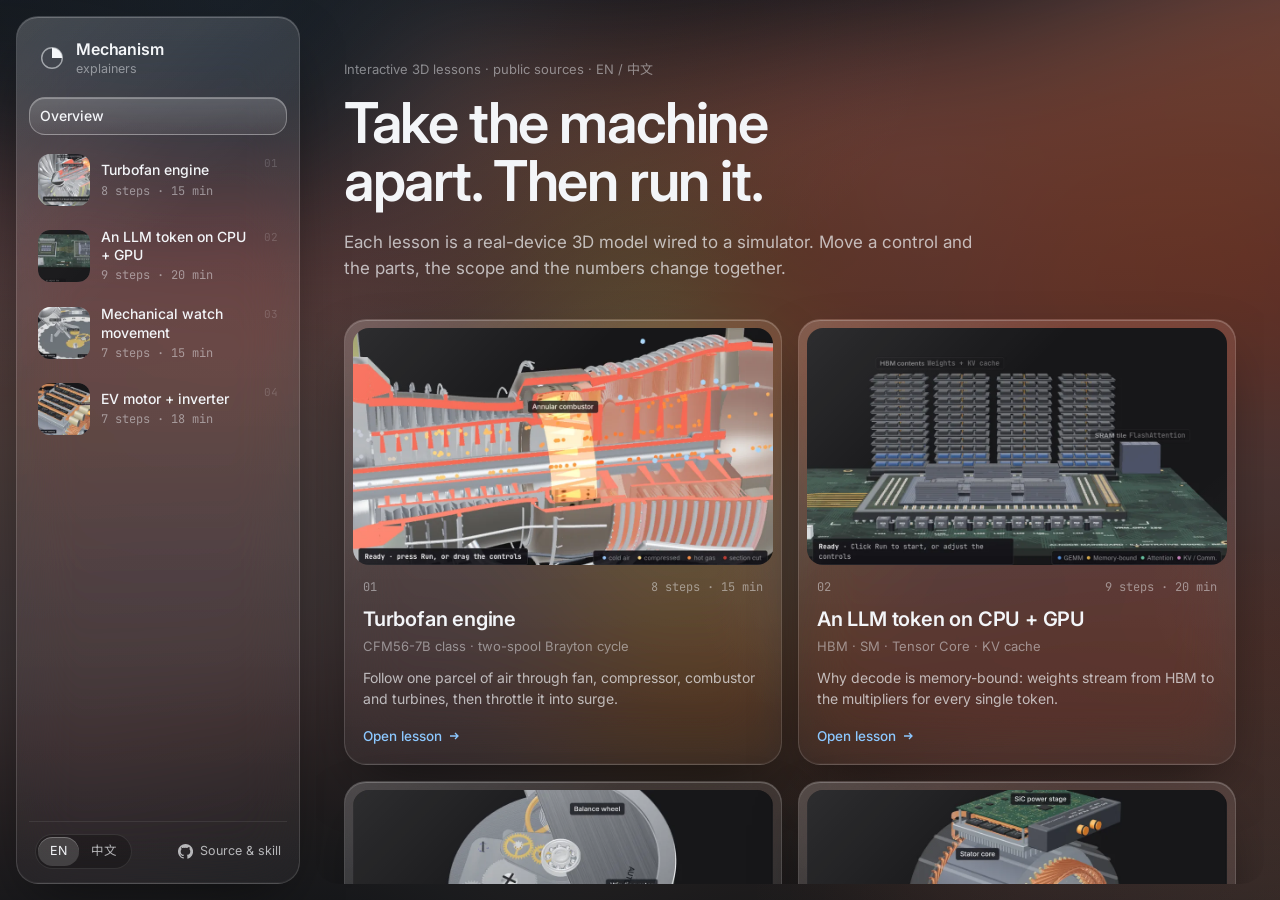
<file: index.html>
<!doctype html>
<html lang="en">
<head>
<meta charset="utf-8">
<meta name="viewport" content="width=device-width, initial-scale=1, viewport-fit=cover">
<title>Mechanism Explainers · machines you can run</title>
<meta name="description" content="Interactive 3D lessons with linked simulators: a turbofan engine, an LLM token on CPU + GPU, a mechanical watch movement and an EV traction motor with its inverter. Public sources, English and 中文.">
<meta property="og:title" content="Mechanism Explainers · machines you can run">
<meta property="og:description" content="Turbofan · LLM on CPU+GPU · mechanical watch · EV motor + inverter. Interactive 3D, linked simulators, EN / 中文.">
<meta property="og:image" content="https://tyyy-z.github.io/mechanism-explainer/docs/banner.png">
<meta property="og:image:width" content="1280"><meta property="og:image:height" content="640">
<meta name="twitter:card" content="summary_large_image">
<meta name="theme-color" content="#07090d">
<link rel="icon" href="assets/mark.svg" type="image/svg+xml">
<link rel="preconnect" href="https://fonts.googleapis.com"><link rel="preconnect" href="https://fonts.gstatic.com" crossorigin>
<link href="https://fonts.googleapis.com/css2?family=Inter:wght@400;500;600;700&family=JetBrains+Mono:wght@400;500&family=Noto+Sans+SC:wght@400;500;700&display=swap" rel="stylesheet">
<link rel="stylesheet" href="assets/hub.css">
</head>
<body>
<div class="ground" aria-hidden="true"><div class="g g0"></div><div class="g g1"></div><div class="veil"></div></div>
<a class="skip" href="#main" data-i="skip">Skip to content</a>

<div class="app">
  <aside class="rail glass" id="rail">
    <a class="brand" href="./" data-case="home">
      <svg class="mk" viewBox="0 0 24 24" aria-hidden="true"><circle cx="12" cy="12" r="9.5" fill="none" stroke="currentColor" stroke-opacity=".55" stroke-width="1.3"/><path d="M12 2.5A9.5 9.5 0 0 1 21.5 12H12z" fill="currentColor"/></svg>
      <span><b>Mechanism</b><em data-i="brandsub">explainers</em></span>
    </a>
    <nav class="cases" id="nav" aria-label="Lessons"></nav>
    <div class="railfoot">
      <div class="seg" id="lang" role="group" aria-label="Language"><button type="button" data-v="en">EN</button><button type="button" data-v="zh">中文</button></div>
      <a class="gh" href="https://github.com/tyyy-z/mechanism-explainer" target="_blank" rel="noopener"><svg viewBox="0 0 16 16" aria-hidden="true"><path fill="currentColor" d="M8 0a8 8 0 0 0-2.53 15.59c.4.07.55-.17.55-.38v-1.33c-2.23.48-2.7-1.07-2.7-1.07-.36-.92-.89-1.17-.89-1.17-.73-.5.05-.49.05-.49.8.06 1.23.83 1.23.83.72 1.22 1.88.87 2.33.66.07-.52.28-.87.5-1.07-1.78-.2-3.65-.89-3.65-3.95 0-.87.31-1.59.82-2.15-.08-.2-.36-1.02.08-2.12 0 0 .67-.22 2.2.82a7.6 7.6 0 0 1 4 0c1.53-1.04 2.2-.82 2.2-.82.44 1.1.16 1.92.08 2.12.51.56.82 1.28.82 2.15 0 3.07-1.87 3.75-3.66 3.95.29.25.54.73.54 1.48v2.2c0 .21.15.46.55.38A8 8 0 0 0 8 0z"/></svg><span data-i="gh">Source & skill</span></a>
    </div>
  </aside>

  <main id="main" class="main">
    <!-- overview -->
    <section class="view home" id="home" aria-labelledby="h1">
      <div class="homein">
        <header class="intro">
          <p class="eyebrow" data-i="eyebrow">Interactive 3D lessons · public sources · EN / 中文</p>
          <h1 id="h1" data-i="h1">Take the machine apart. Then run it.</h1>
          <p class="lead" data-i="lead">Each lesson is a real-device 3D model wired to a simulator. Move a control and the parts, the scope and the numbers change together.</p>
        </header>
        <div class="tiles" id="tiles"></div>
        <div class="made glass">
          <div><h3 data-i="m1h">Public sources only</h3><p data-i="m1p">Datasheets, papers, textbooks and teardown photos, cited inside every step.</p></div>
          <div><h3 data-i="m2h">Built like the real part</h3><p data-i="m2p">Profiles traced from references, PBR metals, real counts where they are countable.</p></div>
          <div><h3 data-i="m3h">One clock, one state</h3><p data-i="m3p">The 3D scene, the scope and the readouts all read the same simulator.</p></div>
        </div>
        <div class="skill glass">
          <div><h3 data-i="skh">Make your own</h3><p data-i="skp">Every lesson here was built with one reusable agent skill. Drop it into Codex or Claude Code and ask “explain how X works”.</p></div>
          <pre><code>git clone https://github.com/tyyy-z/mechanism-explainer
cp -r mechanism-explainer/skill ~/.codex/skills/mechanism-explainer</code></pre>
        </div>
        <footer class="foot"><span data-i="foot">MIT licence · photos credited in the README · no proprietary data</span><a href="https://github.com/tyyy-z/mechanism-explainer#sources--credits" target="_blank" rel="noopener" data-i="credits">Sources & credits</a></footer>
      </div>
    </section>

    <!-- case viewer -->
    <section class="view viewer" id="viewer" hidden>
      <div class="bar glass">
        <div class="ttl"><h2 id="vt"></h2><p id="vs"></p></div>
        <div class="acts">
          <span class="meta" id="vm"></span>
          <a class="pill" id="vopen" target="_blank" rel="noopener"><span data-i="open">Full page</span><svg viewBox="0 0 12 12" aria-hidden="true"><path d="M4 2h6v6M10 2 3 9" fill="none" stroke="currentColor" stroke-width="1.3"/></svg></a>
        </div>
      </div>
      <div class="frame glass" id="frame"><div class="load" id="load"><i></i><span data-i="loading">Loading the 3D scene…</span></div></div>
    </section>
  </main>
</div>
<nav class="tabbar glass" id="tabbar" aria-label="Lessons"></nav>
<script src="assets/hub.js"></script>
</body>
</html>
</file>
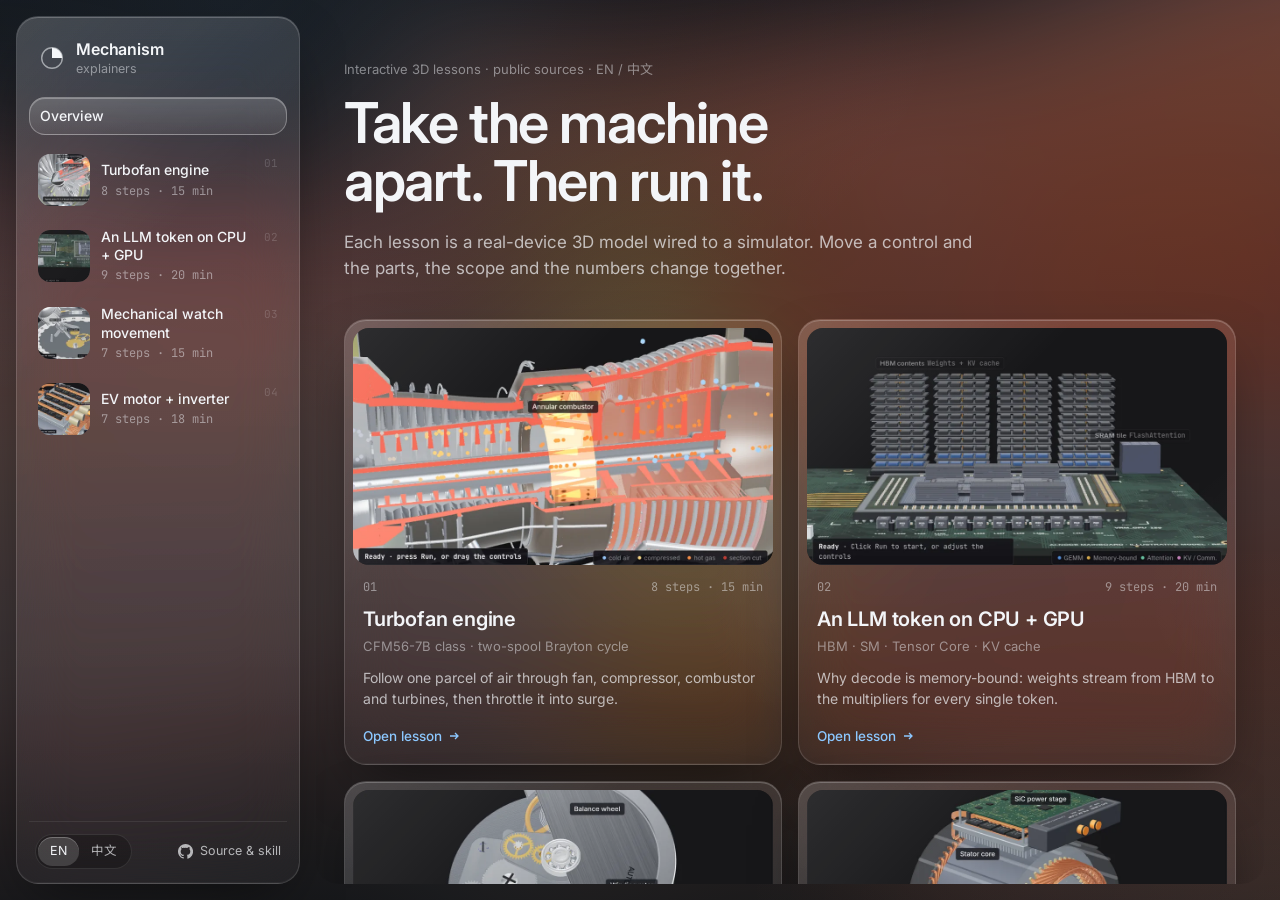
<file: explainers/3d-nand/index.html>
<!doctype html><html lang="en"><head><meta charset="utf-8"><title>Moved</title><meta name="robots" content="noindex"><meta http-equiv="refresh" content="0; url=../../"><link rel="canonical" href="../../"></head><body><p>This lesson has been retired. <a href="../../">Open the explainer hub</a>.</p><script>location.replace('../../'+location.search)</script></body></html>
</file>
<file: assets/hub.css>
/* Mechanism Explainers hub · liquid-glass direction (.taste-skill/direction.json) */
:root{
  --ground:#07090d; --ink:#f3f5f8; --ink2:rgba(243,245,248,.70); --ink3:rgba(243,245,248,.48); --ink4:rgba(243,245,248,.18);
  --acc:#8cc8ff;
  --glass:linear-gradient(180deg,rgba(255,255,255,.115),rgba(255,255,255,.045));
  --glass-hi:linear-gradient(180deg,rgba(255,255,255,.18),rgba(255,255,255,.07));
  --edge:rgba(255,255,255,.14); --edge-hi:rgba(255,255,255,.30);
  --blur:blur(28px) saturate(170%);
  --r1:22px; --r2:16px; --r3:12px; --pad:16px;
  --sans:Inter,"Noto Sans SC","PingFang SC","Microsoft YaHei",system-ui,sans-serif; --mono:"JetBrains Mono",ui-monospace,monospace;
  --mx:50vw; --my:30vh;
}
*{box-sizing:border-box} html,body{height:100%;margin:0}
body{background:var(--ground);color:var(--ink);font:15px/1.5 var(--sans);-webkit-font-smoothing:antialiased;overflow:hidden}
:lang(zh-CN) body,html:lang(zh-CN){letter-spacing:.01em}
a{color:inherit;text-decoration:none} img{display:block}
.skip{position:fixed;left:12px;top:-60px;z-index:50;padding:8px 12px;border-radius:10px;background:#fff;color:#000}
.skip:focus{top:12px}
:focus-visible{outline:2px solid var(--acc);outline-offset:2px}

/* ground: the active machine, blurred, behind every pane of glass */
.ground{position:fixed;inset:0;z-index:0;overflow:hidden}
.g{position:absolute;inset:-12%;background-size:cover;background-position:center;filter:blur(70px) saturate(1.5) brightness(.75);opacity:0;transform:scale(1.08);transition:opacity .9s cubic-bezier(.4,0,.2,1)}
.g.on{opacity:.9}
.veil{position:absolute;inset:0;background:
  radial-gradient(1200px 700px at 18% 0%,rgba(140,200,255,.10),transparent 60%),
  radial-gradient(900px 600px at 100% 100%,rgba(255,170,110,.07),transparent 60%),
  linear-gradient(180deg,rgba(7,9,13,.30),rgba(7,9,13,.72))}

/* glass material */
.glass{position:relative;background:var(--glass);-webkit-backdrop-filter:var(--blur);backdrop-filter:var(--blur);border:1px solid var(--edge);border-radius:var(--r1);
  box-shadow:inset 0 1px 0 rgba(255,255,255,.22),inset 0 -1px 0 rgba(255,255,255,.04),0 24px 60px -20px rgba(0,0,0,.55)}
.glass::before{content:"";position:absolute;inset:0;border-radius:inherit;pointer-events:none;
  background:radial-gradient(420px 260px at calc(var(--mx) - var(--ox,0px)) calc(var(--my) - var(--oy,0px)),rgba(255,255,255,.07),transparent 70%),
             linear-gradient(135deg,rgba(255,255,255,.10),transparent 32%);mix-blend-mode:screen}

/* shell */
.app{position:relative;z-index:1;height:100%;display:grid;grid-template-columns:284px 1fr;gap:var(--pad);padding:var(--pad)}
.rail{display:flex;flex-direction:column;padding:18px 12px 12px;min-height:0}
.brand{display:flex;align-items:center;gap:11px;padding:2px 10px 18px}
.brand .mk{width:26px;height:26px;color:var(--ink)}
.brand b{display:block;font-weight:600;font-size:16px;letter-spacing:-.01em}
.brand em{display:block;font-style:normal;color:var(--ink3);font-size:12.5px;margin-top:-1px}
.cases{display:flex;flex-direction:column;gap:4px;overflow:auto;min-height:0;flex:1}
.ci{display:grid;grid-template-columns:52px 1fr auto;align-items:center;gap:11px;padding:8px;border-radius:var(--r2);border:1px solid transparent;transition:background .25s,border-color .25s}
.ci.ov{grid-template-columns:1fr;padding:9px 10px;margin-bottom:6px}
.ci:hover{background:rgba(255,255,255,.06)}
.ci.on{background:var(--glass-hi);border-color:var(--edge-hi);box-shadow:inset 0 1px 0 rgba(255,255,255,.28)}
.ci.off{opacity:.45;cursor:default}
.ci .th{width:52px;height:52px;border-radius:12px;overflow:hidden;background:rgba(255,255,255,.06);box-shadow:inset 0 0 0 1px rgba(255,255,255,.10)}
.ci .th img{width:100%;height:100%;object-fit:cover}
.ci b{display:block;font-weight:500;font-size:14px;line-height:1.3}
.ci em{display:block;font-style:normal;font:12px var(--mono);color:var(--ink3);margin-top:3px}
.ci .ix{font:11px var(--mono);color:var(--ink4);align-self:start;padding-top:2px}
.railfoot{display:flex;align-items:center;justify-content:space-between;gap:8px;padding:12px 6px 2px;border-top:1px solid rgba(255,255,255,.08);margin-top:10px}
.seg{display:inline-flex;padding:3px;border-radius:999px;background:rgba(0,0,0,.25);box-shadow:inset 0 0 0 1px rgba(255,255,255,.10)}
.seg button{all:unset;cursor:pointer;padding:5px 12px;border-radius:999px;font-size:12.5px;color:var(--ink2);transition:background .2s,color .2s}
.seg button[aria-pressed=true]{background:rgba(255,255,255,.16);color:var(--ink);box-shadow:inset 0 1px 0 rgba(255,255,255,.25)}
.gh{display:inline-flex;align-items:center;gap:7px;font-size:12.5px;color:var(--ink2)} .gh svg{width:15px;height:15px} .gh:hover{color:var(--ink)}

.main{position:relative;min-width:0;min-height:0;overflow:auto;border-radius:var(--r1);scrollbar-width:thin}
.view[hidden]{display:none!important}

/* overview */
.homein{max-width:1080px;margin:0 auto;padding:44px 28px 28px}
.eyebrow{margin:0 0 14px;color:var(--ink3);font-size:13px}
.intro h1{margin:0;font-weight:600;font-size:clamp(34px,4.4vw,60px);line-height:1.04;letter-spacing:-.025em;max-width:15ch}
:lang(zh-CN) .intro h1{letter-spacing:0;line-height:1.18}
.lead{margin:18px 0 0;max-width:58ch;color:var(--ink2);font-size:17px;line-height:1.55}
.tiles{display:grid;grid-template-columns:repeat(2,1fr);gap:var(--pad);margin-top:38px}
.tile{display:flex;flex-direction:column;overflow:hidden;padding:8px;transition:transform .35s cubic-bezier(.2,.8,.2,1),border-color .3s}
.tile:hover{transform:translateY(-3px);border-color:var(--edge-hi)}
.tile.off{cursor:default}.tile.off:hover{transform:none}
.tile .pic{aspect-ratio:16/9;border-radius:var(--r2);overflow:hidden;background:rgba(0,0,0,.35)}
.tile .pic img{width:100%;height:100%;object-fit:cover;transition:transform .8s cubic-bezier(.2,.8,.2,1)}
.tile:hover .pic img{transform:scale(1.035)}
.tile.off .pic img{filter:grayscale(.6) brightness(.7)}
.tile .body{display:flex;flex-direction:column;padding:14px 10px 10px;gap:3px;flex:1}
.tile .row{display:flex;justify-content:space-between;font:12px var(--mono);color:var(--ink3);margin-bottom:6px}
.tile b{font-weight:600;font-size:20px;letter-spacing:-.01em}
.tile em{font-style:normal;color:var(--ink3);font-size:13px}
.tile .h{color:var(--ink2);font-size:14px;margin-top:8px;line-height:1.5}
.tile .go{margin-top:auto;padding-top:14px;display:inline-flex;align-items:center;gap:6px;font-size:13.5px;font-weight:500;color:var(--acc)}
.tile .go svg{width:12px;height:12px;transition:transform .3s}.tile:hover .go svg{transform:translateX(3px)}
.made{display:grid;grid-template-columns:repeat(3,1fr);gap:0;margin-top:var(--pad);padding:6px}
.made>div{padding:16px 18px}.made>div+div{border-left:1px solid rgba(255,255,255,.08)}
.made h3,.skill h3{margin:0 0 6px;font-size:15px;font-weight:600}.made p,.skill p{margin:0;color:var(--ink2);font-size:13.5px}
.skill{display:grid;grid-template-columns:1fr 1.25fr;gap:20px;align-items:center;margin-top:var(--pad);padding:22px}
.skill pre{margin:0;padding:14px 16px;border-radius:var(--r3);background:rgba(0,0,0,.35);box-shadow:inset 0 0 0 1px rgba(255,255,255,.08);overflow:auto;font:12.5px/1.7 var(--mono);color:var(--ink2)}
.foot{display:flex;justify-content:space-between;gap:12px;flex-wrap:wrap;padding:26px 4px 6px;color:var(--ink3);font-size:12.5px}
.foot a{color:var(--ink2)}.foot a:hover{color:var(--ink)}

/* viewer */
.viewer{height:100%;display:flex;flex-direction:column;gap:12px;container-type:size}
.bar{display:flex;align-items:center;justify-content:space-between;gap:12px;padding:11px 12px 11px 20px;border-radius:var(--r2)}
.bar h2{margin:0;font-size:16px;font-weight:600;letter-spacing:-.01em}
.bar p{margin:1px 0 0;color:var(--ink3);font-size:12.5px}
.acts{display:flex;align-items:center;gap:12px}
.meta{font:12px var(--mono);color:var(--ink3)}
.pill{display:inline-flex;align-items:center;gap:7px;padding:7px 13px;border-radius:999px;background:rgba(255,255,255,.08);box-shadow:inset 0 0 0 1px rgba(255,255,255,.14),inset 0 1px 0 rgba(255,255,255,.2);font-size:12.5px;color:var(--ink)}
.pill svg{width:11px;height:11px}.pill:hover{background:rgba(255,255,255,.14)}
.frame{flex:1;min-height:0;padding:6px;overflow:hidden}
/* desktop: lessons use a 16:9 design stage, so size the frame to 16:9 (fits width or height) instead of letterboxing inside it */
@media (min-width:821px){.frame{flex:none;align-self:center;margin-block:auto;width:min(100%,calc((100cqh - var(--barh,84px)) * 16 / 9 + 12px));aspect-ratio:auto;height:calc((min(100cqw,calc((100cqh - var(--barh,84px)) * 16 / 9 + 12px)) - 12px) * 9 / 16 + 12px)}}
.frame iframe{position:absolute;inset:6px;width:calc(100% - 12px);height:calc(100% - 12px);border:0;border-radius:calc(var(--r1) - 6px);background:#0b0c0f;display:none}
.frame iframe.cur{display:block}
.load{position:absolute;inset:0;z-index:2;display:flex;align-items:center;justify-content:center;gap:10px;color:var(--ink2);font-size:13px;pointer-events:none;transition:opacity .4s}
.load.gone{opacity:0}
.load i{width:14px;height:14px;border-radius:50%;border:1.5px solid var(--ink4);border-top-color:var(--ink);animation:sp 1s linear infinite}
@keyframes sp{to{transform:rotate(1turn)}}
.tabbar{display:none}

/* phone */
@media (max-width:820px){
  body{overflow:hidden}
  .app{grid-template-columns:1fr;grid-template-rows:auto 1fr;gap:10px;padding:10px 10px calc(72px + env(safe-area-inset-bottom))}
  .rail{flex-direction:row;align-items:center;padding:8px 8px 8px 12px;border-radius:var(--r2)}
  .brand{padding:0;flex:1}.brand .mk{width:22px;height:22px}.brand b{font-size:15px}.brand em{font-size:11.5px}
  .cases{display:none}.railfoot{border:0;margin:0;padding:0}.gh span{display:none}
  .homein{padding:22px 6px 12px}
  .lead{font-size:15.5px}
  .tiles{grid-template-columns:1fr;margin-top:24px;gap:12px}
  .tile b{font-size:18px}
  .made{grid-template-columns:1fr}.made>div+div{border-left:0;border-top:1px solid rgba(255,255,255,.08)}
  .skill{grid-template-columns:1fr;padding:18px}
  .skill pre{font-size:11px}
  .bar{padding:9px 10px 9px 14px}.bar p,.meta{display:none}.bar h2{font-size:14.5px}
  .frame{padding:4px}.frame iframe{inset:4px;width:calc(100% - 8px);height:calc(100% - 8px)}
  .tabbar{display:flex;position:fixed;z-index:5;left:10px;right:10px;bottom:calc(10px + env(safe-area-inset-bottom));padding:5px;gap:4px;border-radius:999px;overflow-x:auto;scrollbar-width:none}
  .tabbar::-webkit-scrollbar{display:none}
  .tb{flex:0 0 auto;padding:9px 13px;border-radius:999px;font-size:13px;color:var(--ink2);white-space:nowrap}
  .tb.on{background:rgba(255,255,255,.16);color:var(--ink);box-shadow:inset 0 1px 0 rgba(255,255,255,.28)}
  .tb.off{opacity:.4}
}
@media (prefers-reduced-motion:reduce){*{transition:none!important;animation:none!important}}
@supports not ((backdrop-filter:blur(1px)) or (-webkit-backdrop-filter:blur(1px))){.glass{background:rgba(22,26,34,.92)}}
</file>
